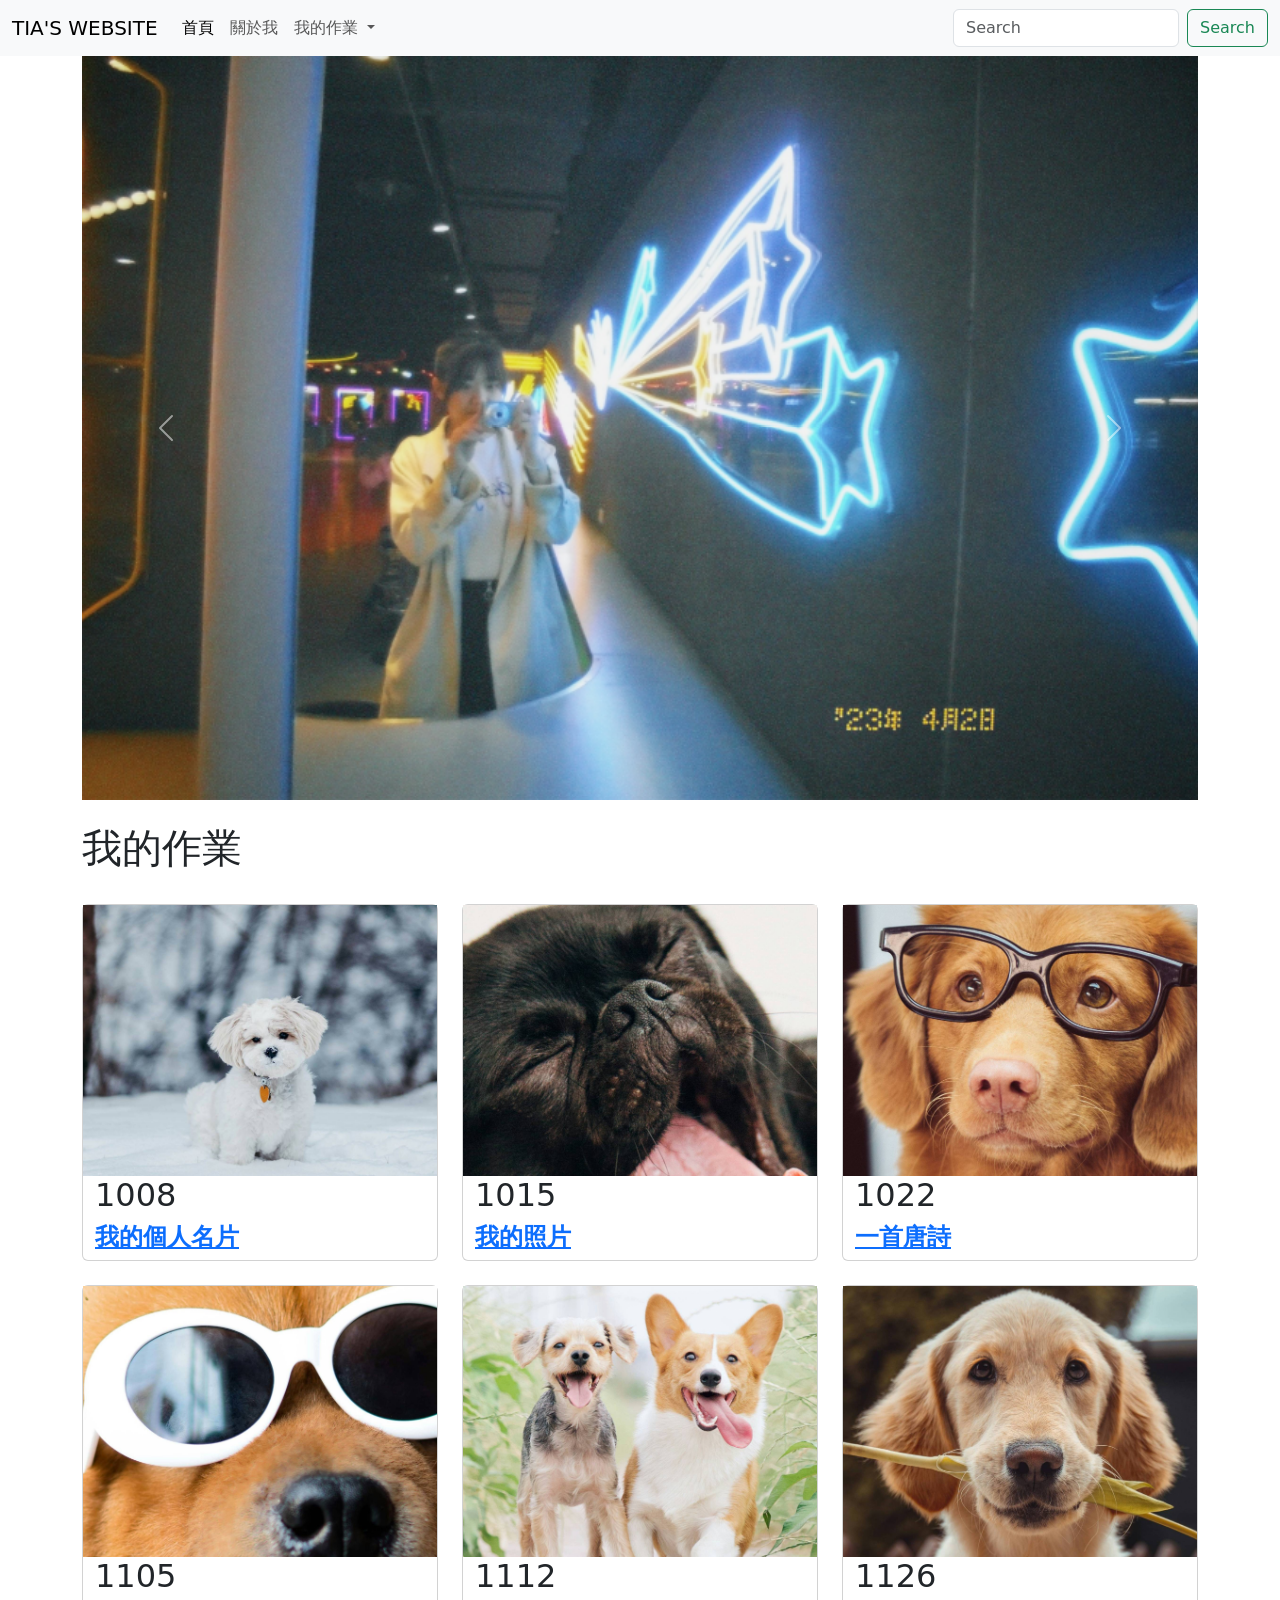
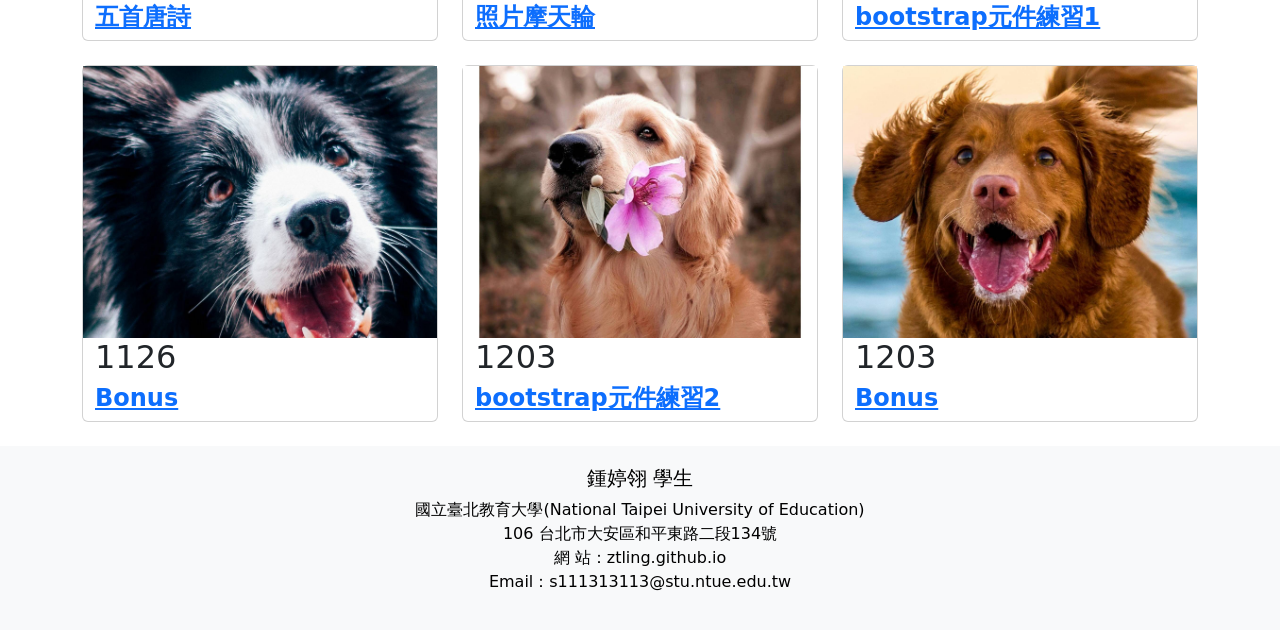
<file: index.html>
<!DOCTYPE html>

<html>

	<head>
		<meta charset="utf-8">
		<title>TIA'S WEBSITE</title>
		<link href="https://cdn.jsdelivr.net/npm/bootstrap@5.3.3/dist/css/bootstrap.min.css" rel="stylesheet" integrity="sha384-QWTKZyjpPEjISv5WaRU9OFeRpok6YctnYmDr5pNlyT2bRjXh0JMhjY6hW+ALEwIH" crossorigin="anonymous">
		<script src="https://cdn.jsdelivr.net/npm/bootstrap@5.3.3/dist/js/bootstrap.bundle.min.js" integrity="sha384-YvpcrYf0tY3lHB60NNkmXc5s9fDVZLESaAA55NDzOxhy9GkcIdslK1eN7N6jIeHz" crossorigin="anonymous"></script>
	</head>
	
	<body>
		<!-- Navbar -->
		<nav class="navbar navbar-expand-lg bg-body-tertiary">
			<div class="container-fluid">
				<a class="navbar-brand" href=".\index.html">TIA'S WEBSITE</a>
				<button class="navbar-toggler" type="button" data-bs-toggle="collapse" data-bs-target="#navbarSupportedContent" aria-controls="navbarSupportedContent" aria-expanded="false" aria-label="Toggle navigation">
					<span class="navbar-toggler-icon"></span>
				</button>
			<div class="collapse navbar-collapse" id="navbarSupportedContent">
			<ul class="navbar-nav me-auto mb-2 mb-lg-0">
				<li class="nav-item">
					<a class="nav-link active" aria-current="page" href=".\index.html">首頁</a>
				</li>
				<li class="nav-item">
					<a class="nav-link" href=".\index.html">關於我</a>
				</li>
				<li class="nav-item dropdown">
					<a class="nav-link dropdown-toggle" href="#" role="button" data-bs-toggle="dropdown" aria-expanded="false">
					我的作業
					</a>
				<ul class="dropdown-menu">
					<li><a class="dropdown-item" href=".\1008\index.html">1008_我的個人名片</a></li>
					<li><a class="dropdown-item" href=".\1015\index.html">1015_我的照片</a></li>
					<li><a class="dropdown-item" href=".\1022\index.html">1022_一首唐詩</a></li>
					<li><a class="dropdown-item" href=".\1105\index.html">1105_五首唐詩</a></li>
					<li><a class="dropdown-item" href=".\1112\index.html">1112_照片摩天輪</a></li>
					<li><a class="dropdown-item" href=".\1126\index.html">1126_bootstrap元件練習1</a></li>
					<li><a class="dropdown-item" href=".\1203\index.html">1203_bootstrap元件練習2</a></li>
					<li><hr class="dropdown-divider"></li>
					<li><a class="dropdown-item" href=".\1126\bonus.html">1126_Bonus</a></li>
					<li><a class="dropdown-item" href=".\1203\bonus.html">1203_Bonus</a></li>
				</ul>
				</li>
				
			</ul>
			<form class="d-flex" role="search">
				<input class="form-control me-2" type="search" placeholder="Search" aria-label="Search">
				<button class="btn btn-outline-success" type="submit">Search</button>
			</form>
				
			</div>
			</div>
		</nav>
		<!-- Carousel-->
		<div class='container'>
		<div id="carouselExample" class="carousel slide">
		<div class="carousel-inner">
			<div class="carousel-item active">
				<img src="1112/1.png" class="d-block w-100" alt="...">
			</div>
			<div class="carousel-item">
				<img src="1112/2.png" class="d-block w-100" alt="...">
			</div>
			<div class="carousel-item">
				<img src="1112/3.jpeg" class="d-block w-100" alt="...">
			</div>
			<div class="carousel-item">
				<img src="1112/4.jpeg" class="d-block w-100" alt="...">
			</div>
			<div class="carousel-item">
				<img src="1112/5.jpeg" class="d-block w-100" alt="...">
			</div>
		</div>
	
		<button class="carousel-control-prev" type="button" data-bs-target="#carouselExample" data-bs-slide="prev">
		<span class="carousel-control-prev-icon" aria-hidden="true"></span>
		<span class="visually-hidden">Previous</span>
		</button>
		
		<button class="carousel-control-next" type="button" data-bs-target="#carouselExample" data-bs-slide="next">
		<span class="carousel-control-next-icon" aria-hidden="true"></span>
		<span class="visually-hidden">Next</span>
		</button>
		
		</div>
		</div>
		<!-- Card-->
		
		<div class='container'>
			<br/>
			<h1>我的作業</h1>
			<br/>
			<div class='row'>
				<div class='col-4'>
					<div class='card'>
					<img src='1015/dog1.jpg' style='width: 100%'>
					<div class='container lxgw-wenkai-mono-tc-regular'>
					<h2>1008</h2>
					<h4><b><a href=".\1008\index.html">我的個人名片</a></b></h4>
					</div>
					</div>
				</div>
				<div class='col-4'>
					<div class='card'>
					<img src='1015/dog2.jpg' style='width:100%'>
					<div class='container lxgw-wenkai-mono-tc-regular'>
					<h2>1015</h2>
						<h4><b><a href=".\1015\index.html">我的照片</a></b></h4>
					</div>
					</div>
				</div>
				<div class='col-4'>
					<div class='card'>
					<img src='1015/dog3.jpg' style='width:100%'>
					<div class='container lxgw-wenkai-mono-tc-regular'>
					<h2>1022</h2>
					<h4><b><a href=".\1022\index.html">一首唐詩</a></b></h4>
					</div>
					</div>
				</div>	
			</div>
			
			<br/>
			<div class='row'>
				<div class='col-4'>
					<div class='card'>
					<img src='1015/dog4.jpg' style='width:100%'>
					<div class='container lxgw-wenkai-mono-tc-regular'>
					<h2>1105</h2>
					<h4><b><a href=".\1105\index.html">五首唐詩</a></b></h4>
					</div>
					</div>
				</div>
				<div class='col-4'>
					<div class='card'>
					<img src='1015/dog5.jpg' style='width:100%'>
					<div class='container lxgw-wenkai-mono-tc-regular'>
						<h2>1112</h2>
						<h4><b><a href=".\1112\index.html">照片摩天輪</a></b></h4>
					</div>
					</div>
				</div>
				<div class='col-4'>
					<div class='card'>
					<img src='1015/dog6.jpg' style='width:100%'>
					<div class='container lxgw-wenkai-mono-tc-regular'>
						<h2>1126</h2>
						<h4><b><a href=".\1126\index.html">bootstrap元件練習1</a></b></h4>
					</div>
					</div>
				</div>	
			</div>
			<br/>
			<div class='row'>
				<div class='col-4'>
					<div class='card'>
					<img src='1015/dog7.jpg' style='width:100%'>
					<div class='container lxgw-wenkai-mono-tc-regular'>
						<h2>1126</h2>
						<h4><b><a href=".\1126\bonus.html">Bonus</a></b></h4>
					</div>
					</div>
				</div>
				<div class='col-4'>
					<div class='card'>
					<img src='1015/dog8.jpg' style='width:100%'>
					<div class='container lxgw-wenkai-mono-tc-regular'>
						<h2>1203</h2>
						<h4><b><a href=".\1203\index.html">bootstrap元件練習2</a></b></h4>
					</div>
					</div>
				</div>
				<div class='col-4'>
					<div class='card'>
					<img src='1015/dog9.jpg' style='width:100%'>
					<div class='container lxgw-wenkai-mono-tc-regular'>
						<h2>1203</h2>
						<h4><b><a href=".\1203\bonus.html">Bonus</a></b></h4>
					</div>
					</div>
				</div>	
			</div>

			
		
		</div>
		<br/>
		<!-- Footer -->
		<div style="background-color: #f8f9fa; color: black; padding: 20px; text-align: center;">
			<div class="row">
				<div class="col-md-6 mx-auto">
					<h5>鍾婷翎
						<span>學生</span>
					</h5>
					<div class="company">國立臺北教育大學(National Taipei University of Education)</div>
				</div>
					<p>106 台北市大安區和平東路二段134號<br>
						網 站：ztling.github.io<br>
						Email：s111313113@stu.ntue.edu.tw<br>
					</p>
				</div>
			</div>
		</div>
			
	</body>


</html>
</file>
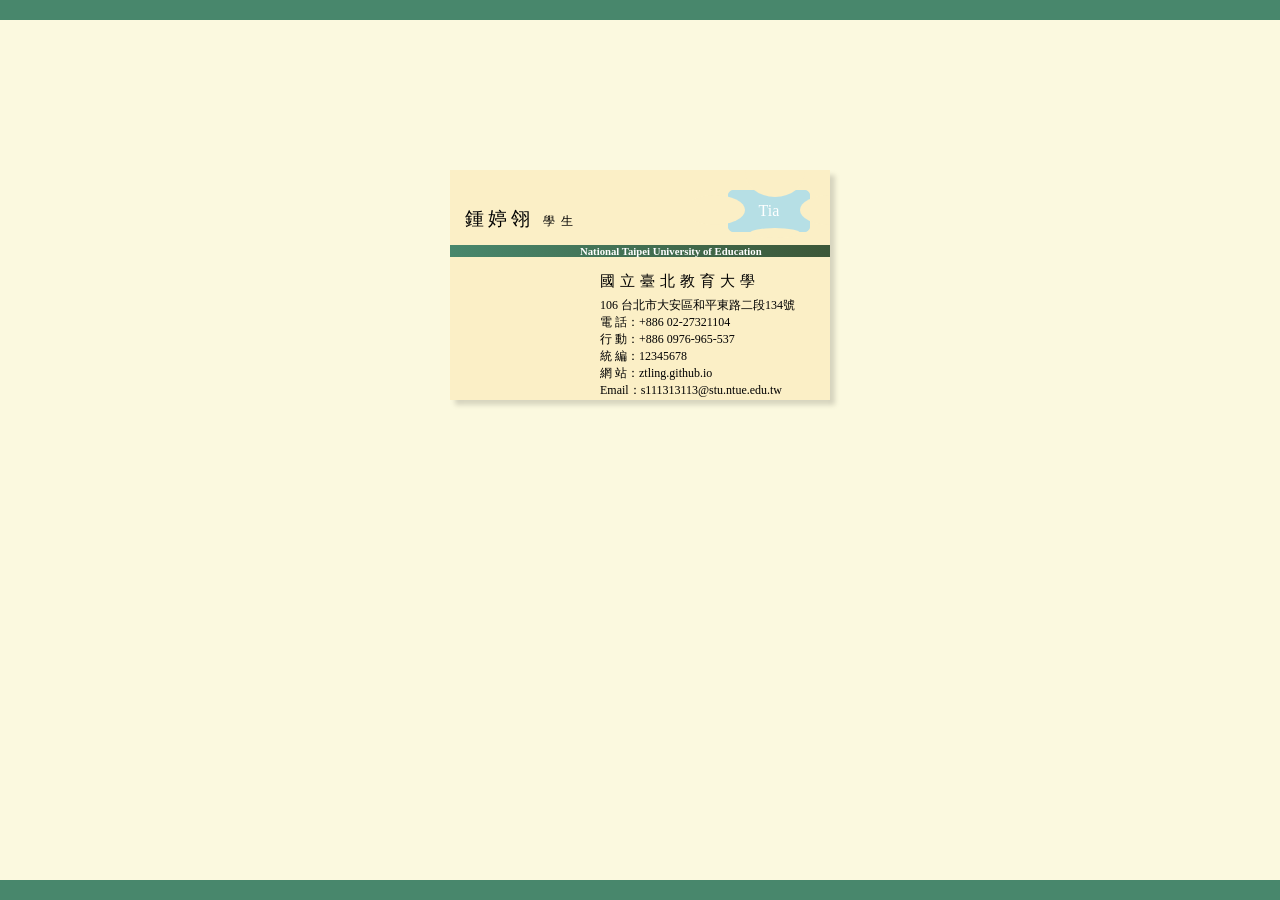
<file: 1008/index.html>
<!DOCTYPE html>

<html>

	<head>
		<meta charset="utf-8">
		<title>TIA'S NAMECARD</title>
		<link href="1008_namecard.css" rel="stylesheet" type="text/css">
	</head>
	
	<body>		
		<div class="namecard">
		  
		  <h2>鍾婷翎
			<span>學生</span>
		  </h2>
		  <h6>National Taipei University of Education</h6>
		  <div class="company">國立臺北教育大學</div>
		  <p>106 台北市大安區和平東路二段134號<br>
			電 話：+886 02-27321104<br>
			行 動：+886 0976-965-537<br>
			統 編：12345678<br>
			網 站：ztling.github.io<br>
			Email：s111313113@stu.ntue.edu.tw<br>
		  </p>
		  <div class="mark">Tia</div>
		  <div class="circle circle1"></div>
		  <div class="circle circle2"></div>
		  <div class="circle circle3"></div>
		  <div class="circle circle4"></div>
		</div>
	</body>


</html>
</file>
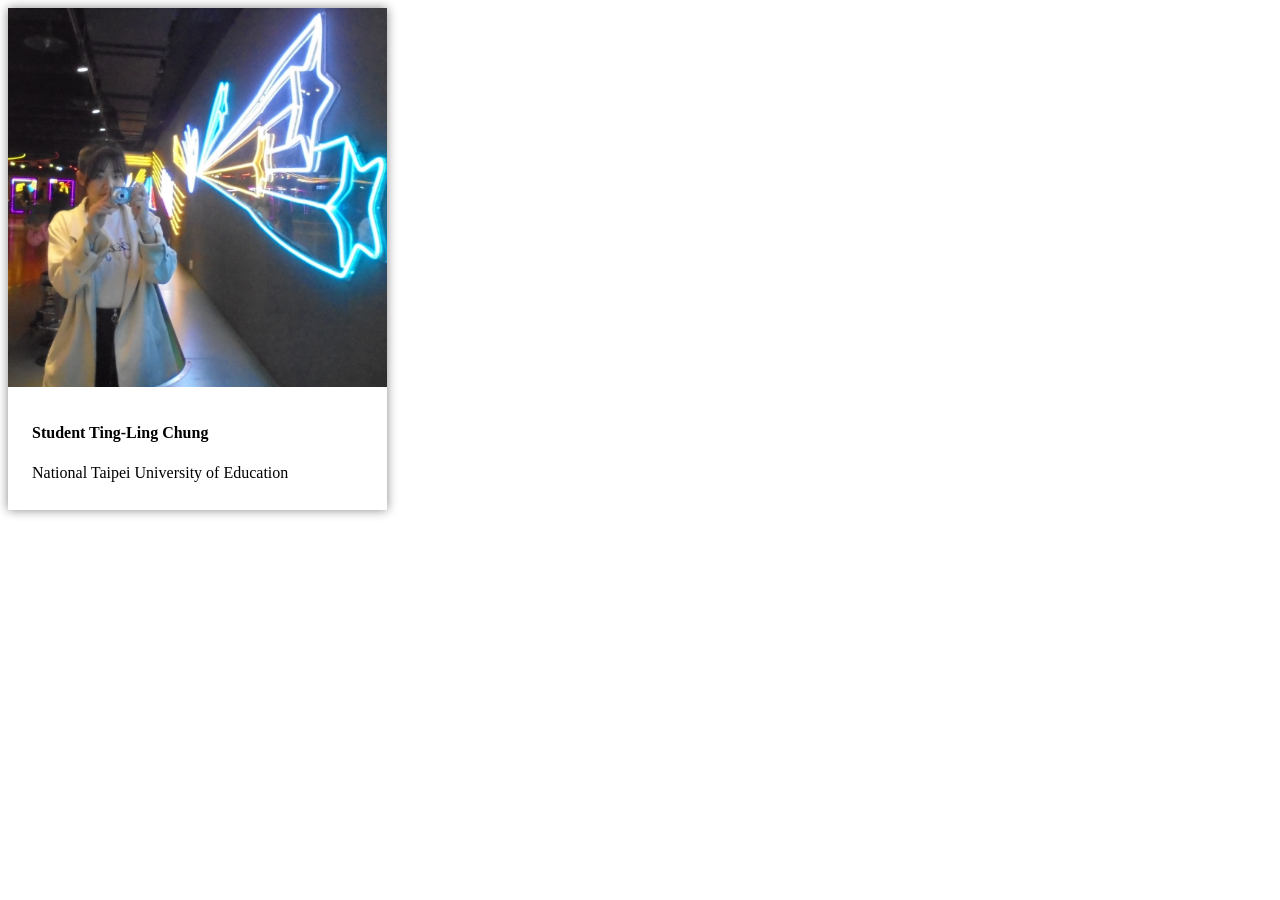
<file: 1015/index.html>
<!DOCTYPE html>

<html>

	<head>
		<meta charset='use-8'>
		<title>TIA'S PICTHURECARD</title>
		<style>
		 .card{
			width:30%;
			box-shadow: 0px 0px 10px 0px #888888;
		 }
		 .container{
			padding: 12px 24px;
		 }
		</style>
	</head>
	<body>
		<div class='card'>
			<img src='img_avatar.png' style='width:100%'>
			<div class='container'>
				<h4>Student Ting-Ling Chung</h4>
				<p>National Taipei University of Education</p>
			</div>
		</div>
	</body>
	
</html>
</file>
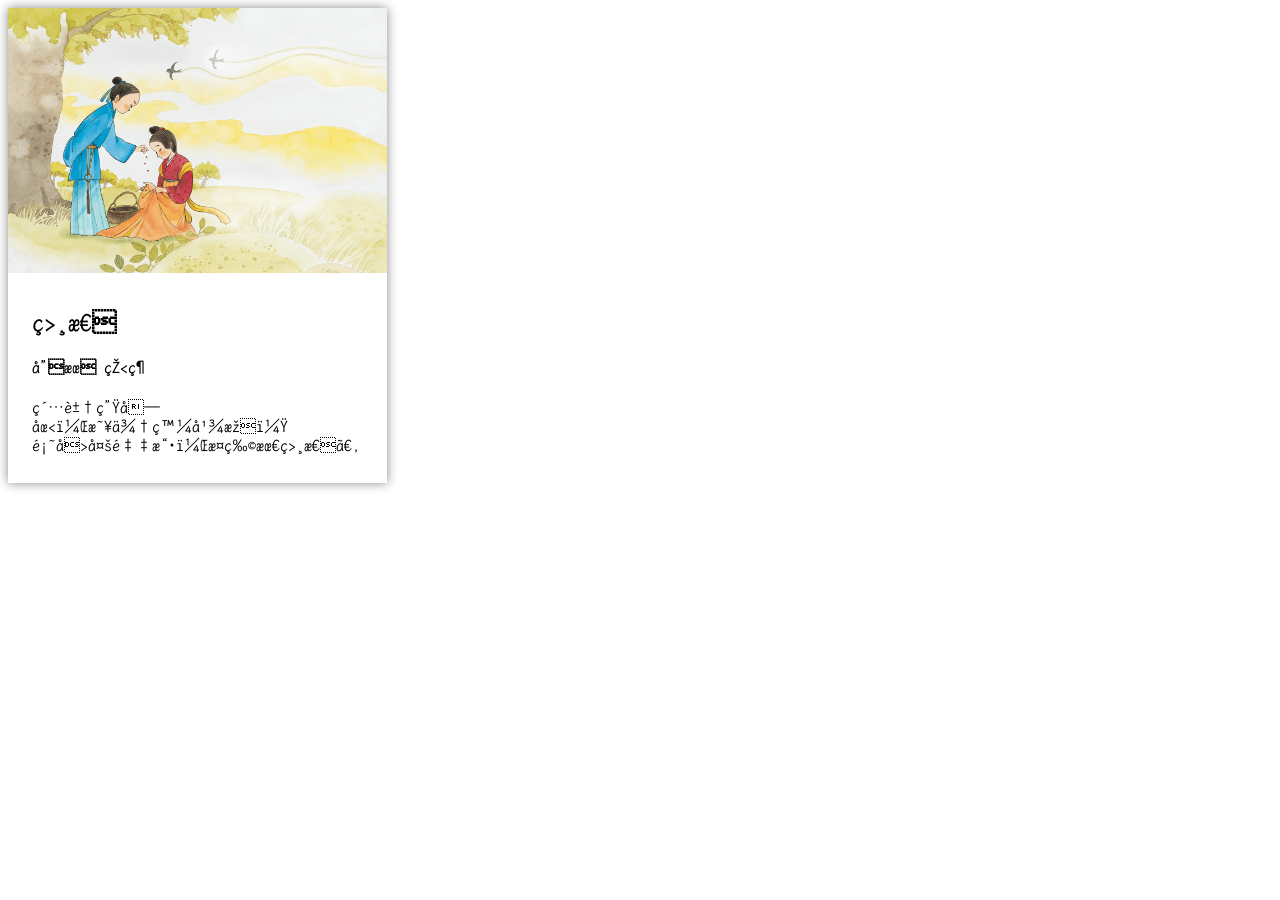
<file: 1022/index.html>
<!DOCTYPE html>

<html>

	<head>
		<meta charset='use-8'>
		<title>TIA'S YEARNINGCARD</title>
		<link rel="preconnect" href="https://fonts.googleapis.com">
		<link rel="preconnect" href="https://fonts.gstatic.com" crossorigin>
		<link href="https://fonts.googleapis.com/css2?family=LXGW+WenKai+Mono+TC&display=swap" rel="stylesheet">
		<style>
		 .card{
			width:30%;
			box-shadow: 0px 0px 10px 0px #888888;
		 }
		 .container{
			padding: 12px 24px;
		 }
		 .lxgw-wenkai-mono-tc-regular {
			font-family: "LXGW WenKai Mono TC", monospace;
			font-weight: 400;
			font-style: normal;
		 } 

		</style>
	</head>
	<body>
		<div class='card'>
			<img src='img_avatar.png' style='width:100%'>
			<div class='container lxgw-wenkai-mono-tc-regular'>
				<h2>相思</h2>
				<h4><b>唐朝 王維</b></h4>
				<p>紅豆生南國，春來發幾枝？<br />
				願君多采擷，此物最相思。</p>
			</div>
		</div>
	</body>
	
</html>
</file>
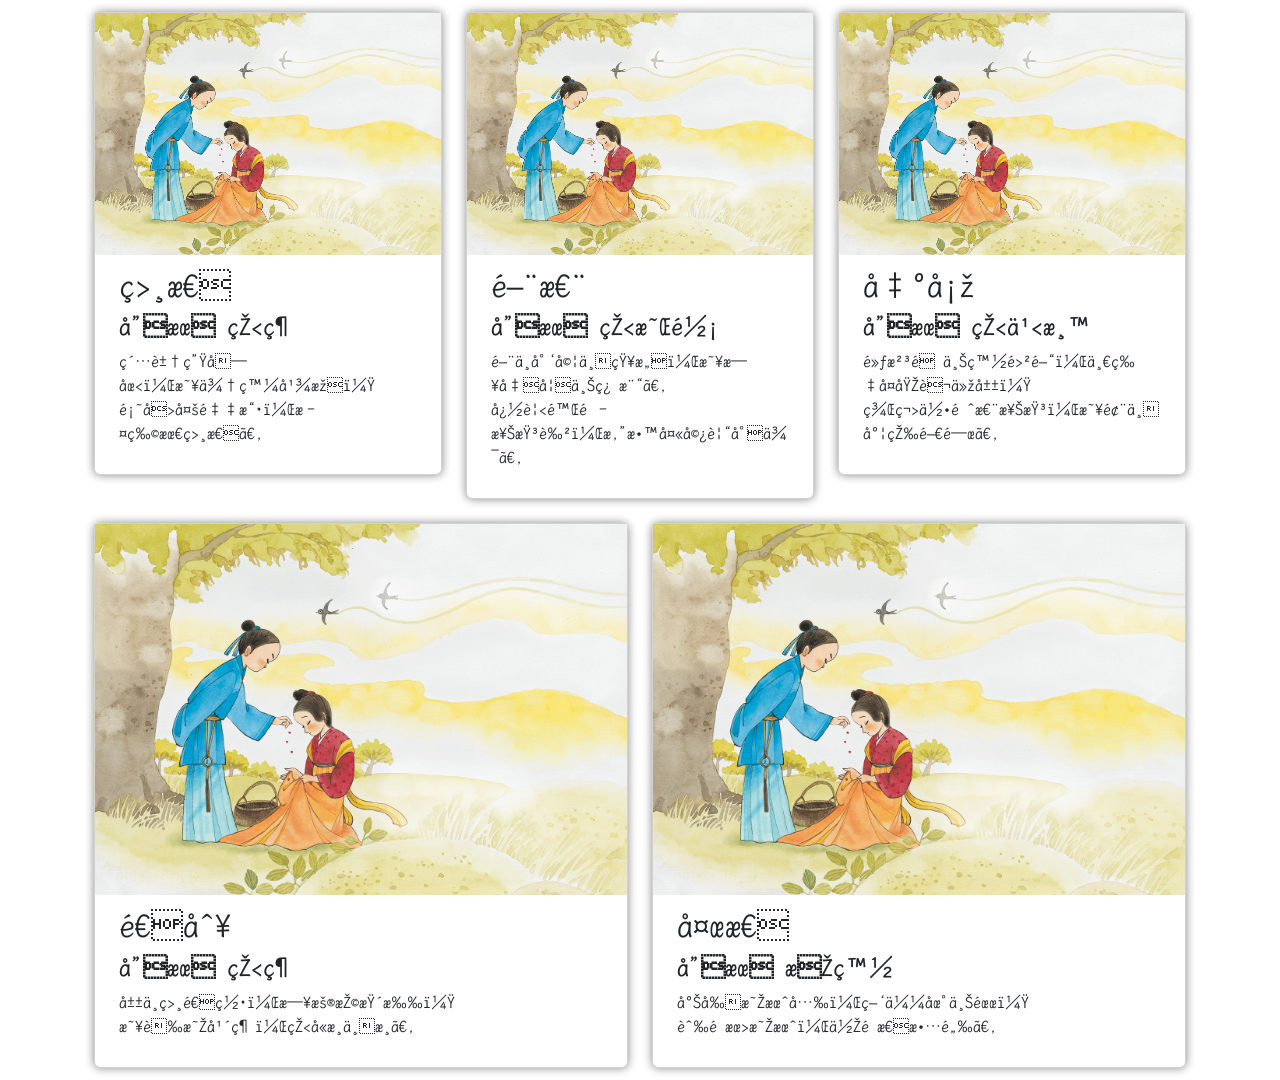
<file: 1105/index.html>
<!DOCTYPE html>

<html>

	<head>
		<meta charset='use-8'>
		<title>TIA'S YEARNINGCARD</title>
		<link rel="preconnect" href="https://fonts.googleapis.com">
		<link rel="preconnect" href="https://fonts.gstatic.com" crossorigin>
		<link href="https://fonts.googleapis.com/css2?family=LXGW+WenKai+Mono+TC&display=swap" rel="stylesheet">
		<link href="https://cdn.jsdelivr.net/npm/bootstrap@5.3.3/dist/css/bootstrap.min.css" rel="stylesheet" integrity="sha384-QWTKZyjpPEjISv5WaRU9OFeRpok6YctnYmDr5pNlyT2bRjXh0JMhjY6hW+ALEwIH" crossorigin="anonymous">
		<script src="https://cdn.jsdelivr.net/npm/bootstrap@5.3.3/dist/js/bootstrap.bundle.min.js" integrity="sha384-YvpcrYf0tY3lHB60NNkmXc5s9fDVZLESaAA55NDzOxhy9GkcIdslK1eN7N6jIeHz" crossorigin="anonymous"></script>
		
		<style>
		 .card{
			
			box-shadow: 0px 0px 10px 0px #888888;
		 }
		 .container{
			padding: 12px 24px;
		 }
		 .lxgw-wenkai-mono-tc-regular {
			font-family: "LXGW WenKai Mono TC", monospace;
			font-weight: 400;
			font-style: normal;
		 } 

		</style>
	</head>
	<body>
		<div class='container'>
			<div class='row'>
				<div class='col-4'>
					<div class='card'>
					<img src='img_avatar.png' style='width:100%'>
					<div class='container lxgw-wenkai-mono-tc-regular'>
					<h2>相思</h2>
					<h4><b>唐朝 王維</b></h4>
					<p>紅豆生南國，春來發幾枝？<br />
							願君多采擷，此物最相思。</p>
					</div>
					</div>
				</div>
				<div class='col-4'>
					<div class='card'>
					<img src='img_avatar.png' style='width:100%'>
					<div class='container lxgw-wenkai-mono-tc-regular'>
					<h2>閨怨</h2>
						<h4><b>唐朝 王昌齡</b></h4>
					<p>閨中少婦不知愁，春日凝妝上翠樓。<br />
						忽見陌頭楊柳色，悔教夫婿覓封侯。</p>
					</div>
					</div>
				</div>
				<div class='col-4'>
					<div class='card'>
					<img src='img_avatar.png' style='width:100%'>
					<div class='container lxgw-wenkai-mono-tc-regular'>
					<h2>出塞</h2>
					<h4><b>唐朝 王之渙</b></h4>
					<p>黃河遠上白雲間，一片孤城萬仞山？<br />
						羌笛何須怨楊柳，春風不度玉門關。</p>
					</div>
					</div>
				</div>	
			</div>
			
			<br/>
			
			<div class='row'>
				<div class='col-6'>
					<div class='card'>
					<img src='img_avatar.png' style='width:100%'>
					<div class='container lxgw-wenkai-mono-tc-regular'>
					<h2>送別</h2>
					<h4><b>唐朝 王維</b></h4>
					<p>山中相送罷，日暮掩柴扉？<br />
							春草明年綠，王孫歸不歸。</p>
					</div>
					</div>
				</div>
				<div class='col-6'>
					<div class='card'>
					<img src='img_avatar.png' style='width:100%'>
					<div class='container lxgw-wenkai-mono-tc-regular'>
					<h2>夜思</h2>
						<h4><b>唐朝 李白</b></h4>
					<p>床前明月光，疑似地上霜？<br />
						舉頭望明月，低頭思故鄉。</p>
					</div>
					</div>
				</div>
			</div>
		
		</div>
	</body>
	
</html>
</file>
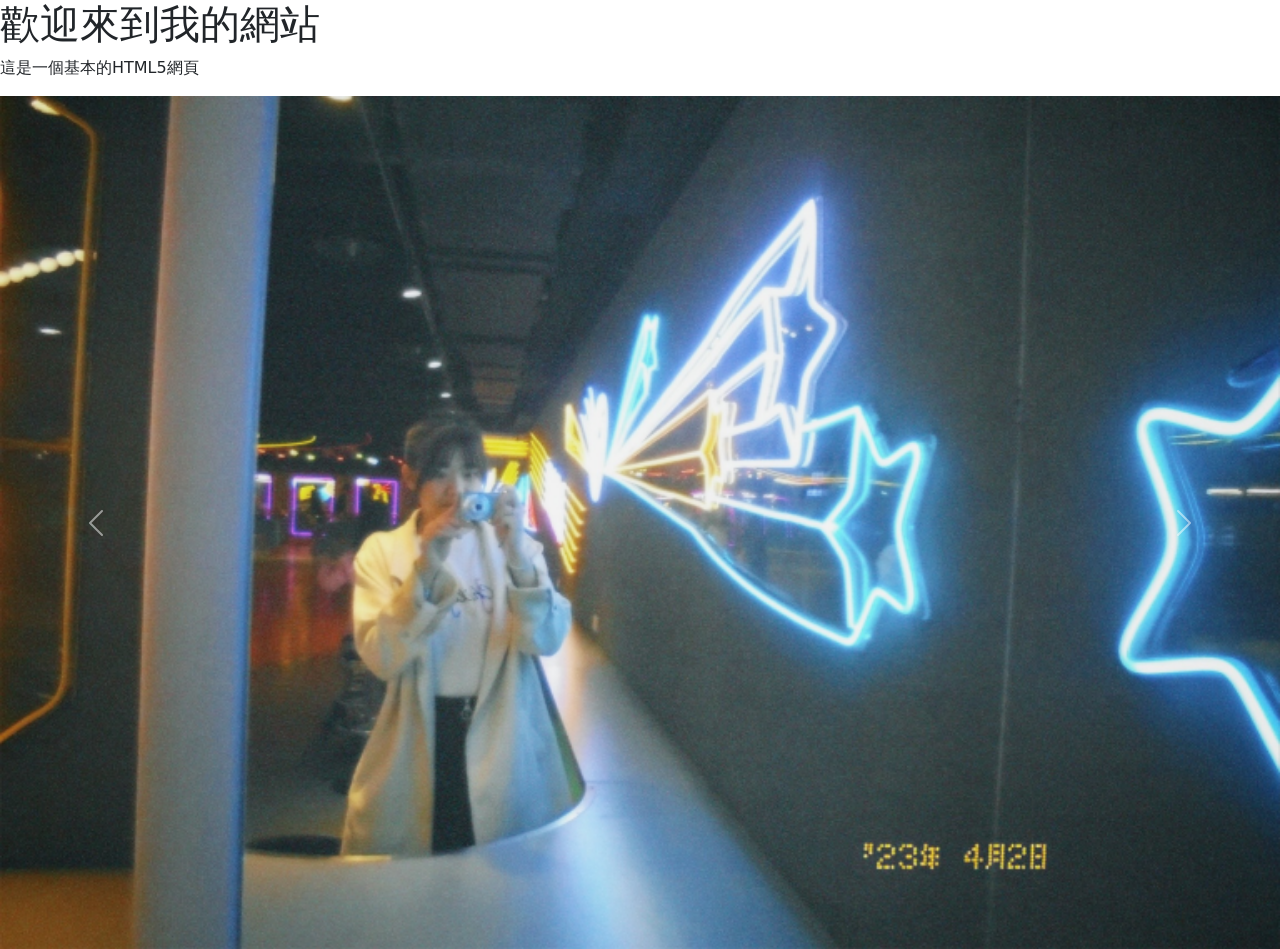
<file: 1112/index.html>
<!DOCTYPE html>
<html lang='zh-Hant'>

	<head>
		<meta charset="utf-8">
		<meta name='viewport' content='width=device=width, initial-scale=1.0'>
		<title>基本的HTML5網頁</title>
		<link href="https://cdn.jsdelivr.net/npm/bootstrap@5.3.3/dist/css/bootstrap.min.css" rel="stylesheet" integrity="sha384-QWTKZyjpPEjISv5WaRU9OFeRpok6YctnYmDr5pNlyT2bRjXh0JMhjY6hW+ALEwIH" crossorigin="anonymous">
		<script src="https://cdn.jsdelivr.net/npm/bootstrap@5.3.3/dist/js/bootstrap.bundle.min.js" integrity="sha384-YvpcrYf0tY3lHB60NNkmXc5s9fDVZLESaAA55NDzOxhy9GkcIdslK1eN7N6jIeHz" crossorigin="anonymous"></script>
		
	</head>
	
	<body>		
		
		<h1>歡迎來到我的網站</h1>
		<p>這是一個基本的HTML5網頁</p>
		
		<div id="carouselExample" class="carousel slide">
		<div class="carousel-inner">
			<div class="carousel-item active">
				<img src="1.png" class="d-block w-100" alt="...">
			</div>
			<div class="carousel-item">
				<img src="2.png" class="d-block w-100" alt="...">
			</div>
			<div class="carousel-item">
				<img src="3.jpeg" class="d-block w-100" alt="...">
			</div>
			<div class="carousel-item">
				<img src="4.jpeg" class="d-block w-100" alt="...">
			</div>
			<div class="carousel-item">
				<img src="5.jpeg" class="d-block w-100" alt="...">
			</div>
		</div>
	
		<button class="carousel-control-prev" type="button" data-bs-target="#carouselExample" data-bs-slide="prev">
		<span class="carousel-control-prev-icon" aria-hidden="true"></span>
		<span class="visually-hidden">Previous</span>
		</button>
		
		<button class="carousel-control-next" type="button" data-bs-target="#carouselExample" data-bs-slide="next">
		<span class="carousel-control-next-icon" aria-hidden="true"></span>
		<span class="visually-hidden">Next</span>
		</button>
		
		</div>
	</body>


</html>
</file>
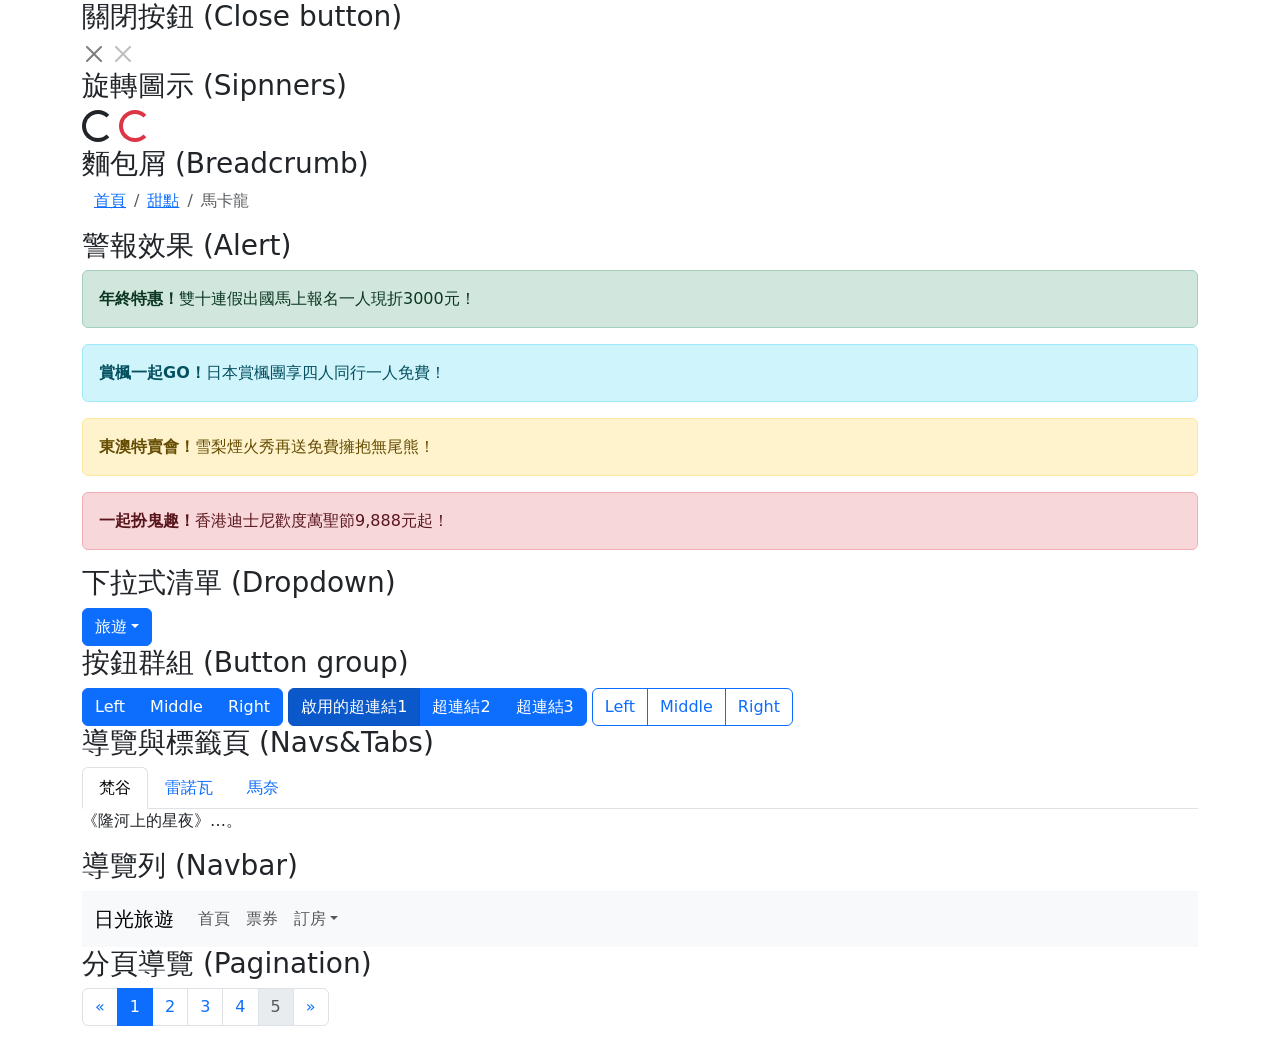
<file: 1126/index.html>
<!DOCTYPE html>
<html lang='zh-Hant'>

<head>
    <meta charset="utf-8">
    <meta name='viewport' content='width=device=width, initial-scale=1.0'>
    <title>bootstrap元件練習</title>
    <link href="https://cdn.jsdelivr.net/npm/bootstrap@5.3.3/dist/css/bootstrap.min.css" rel="stylesheet"
        integrity="sha384-QWTKZyjpPEjISv5WaRU9OFeRpok6YctnYmDr5pNlyT2bRjXh0JMhjY6hW+ALEwIH" crossorigin="anonymous">
    <script src="https://cdn.jsdelivr.net/npm/bootstrap@5.3.3/dist/js/bootstrap.bundle.min.js"
        integrity="sha384-YvpcrYf0tY3lHB60NNkmXc5s9fDVZLESaAA55NDzOxhy9GkcIdslK1eN7N6jIeHz"
        crossorigin="anonymous"></script>

</head>

<body>
   
  <div class="container">
    
    <h3>關閉按鈕 (Close button)</h3>
    <button type="button" class="btn-close"></button>
    <button type="button" class="btn-close" disabled></button>
    
    <h3>旋轉圖示 (Sipnners)</h3>
    <div class="spinner-border">
        <span class="visually-hidden">Loading...</span>
      </div>
      <div class="spinner-border text-danger">
        <span class="visually-hidden">Loading...</span>
      </div>
    
    <h3>麵包屑 (Breadcrumb)</h3>
    <div class="container">
        <ul class="breadcrumb">
            <li class="breadcrumb-item"><a href="#">首頁</a></li>
            <li class="breadcrumb-item"><a href="#">甜點</a></li>
            <li class="breadcrumb-item active">馬卡龍</li>
        </ul>
    </div>

    <h3>警報效果 (Alert)</h3>
    <div class="alert alert-success" role="alert">
        <strong>年終特惠！</strong>雙十連假出國馬上報名一人現折3000元！
      </div>
      <div class="alert alert-info" role="alert">
        <strong>賞楓一起GO！</strong>日本賞楓團享四人同行一人免費！
      </div>
        <div class="alert alert-warning" role="alert">
          <strong>東澳特賣會！</strong>雪梨煙火秀再送免費擁抱無尾熊！
      </div>
      <div class="alert alert-danger" role="alert">
        <strong>一起扮鬼趣！</strong>香港迪士尼歡度萬聖節9,888元起！
      </div>
      

    <h3>下拉式清單 (Dropdown)</h3>
    <div class="dropdown">
        <button class="btn btn-primary dropdown-toggle" type="button" data-bs-toggle="dropdown">旅遊</button>
        <ul class="dropdown-menu">
            <li>
                <h4 class="dropdown-header">國外旅遊</h4>
            </li>
            <li><a class="dropdown-item " href="#">國外團體</a></li>
            <li><a class="dropdown-item " href="#">國外自由行</a></li>
            <li>
                <hr class="dropdown-divider">
            </li>
            <li>
                <h4 class="dropdown-header">國內旅遊</h4>
            </li>
            <li><a class="dropdown-item " href="#">國內團體</a></li>
            <li><a class="dropdown-item " href="#">國內自由行</a></li>
        </ul>
    </div>

    <h3>按鈕群組 (Button group)</h3>
    <div class="btn-group" role="group">
        <button type="button" class="btn btn-primary">Left</button>
        <button type="button" class="btn btn-primary">Middle</button>
        <button type="button" class="btn btn-primary">Right</button>
      </div>
      
      <div class="btn-group" role="group">
        <a href="#" class="btn btn-primary active">啟用的超連結1</a>
        <a href="#" class="btn btn-primary">超連結2</a>
        <a href="#" class="btn btn-primary">超連結3</a>
      </div>
      
      <div class="btn-group" role="group">
        <button type="button" class="btn btn-outline-primary">Left</button>
        <button type="button" class="btn btn-outline-primary">Middle</button>
        <button type="button" class="btn btn-outline-primary">Right</button>
      </div>
      

    <h3>導覽與標籤頁 (Navs&Tabs)</h3>
    <!-- 導覽元件 -->
    <ul class="nav nav-tabs" id="myTab">
        <li class="nav-item"><a class="nav-link active" data-bs-toggle="tab" href="#tab1">梵谷</a></li>
        <li class="nav-item"><a class="nav-link" data-bs-toggle="tab" href="#tab2">雷諾瓦</a></li>
        <li class="nav-item"><a class="nav-link" data-bs-toggle="tab" href="#tab3">馬奈</a></li>
    </ul>
    <!-- 標籤頁內容 -->
    <div class="tab-content" id="myTabContent">
        <div class="tab-pane fade show active" id="tab1">
            <p>《隆河上的星夜》…。</p>
        </div>
        <div class="tab-pane fade" id="tab2">
            <p>《煎餅磨坊的舞會》…。</p>
        </div>
        <div class="tab-pane fade" id="tab3">
            <p>《草地上的午餐》…。</p>
        </div>
    </div>

    <h3>導覽列 (Navbar)</h3>
    <nav class="navbar navbar-light bg-light navbar-expand-md">
        <div class="container-fluid">
          <a class="navbar-brand" href="#">日光旅遊</a>
          <button class="navbar-toggler" type="button" data-bs-toggle="collapse" 
            data-bs-target="#navbar1"><span class="navbar-toggler-icon"></span></button>
          <div class="collapse navbar-collapse" id="navbar1">
            <ul class="navbar-nav me-auto">
              <li class="nav-item active"><a class="nav-link" href="#">首頁</a></li>
              <li class="nav-item"><a class="nav-link" href="#">票券</a></li>
              <li class="nav-item dropdown">
                <a class="nav-link dropdown-toggle" href="#" data-bs-toggle="dropdown">訂房</a>
                <div class="dropdown-menu">
                  <a class="dropdown-item" href="#">國內訂房</a>
                  <a class="dropdown-item" href="#">國外訂房</a>
                </div>
              </li>
            </ul>
          </div>
        </div>
      </nav>

      <h3>分頁導覽 (Pagination)</h3>
      <nav>
        <ul class="pagination">
          <li class="page-item"><a class="page-link" href="#"><span>&laquo;</span></a></li>
          <li class="page-item active"><a class="page-link" href="#">1</a></li>
          <li class="page-item"><a class="page-link" href="#">2</a></li>
          <li class="page-item"><a class="page-link" href="#">3</a></li>
          <li class="page-item"><a class="page-link" href="#">4</a></li>
          <li class="page-item disabled"><a class="page-link" href="#">5</a></li>
          <li class="page-item"><a class="page-link" href="#"><span>&raquo;</span></a></li>
        </ul>
      </nav>
      


    </div>
</body>


</html>
</file>
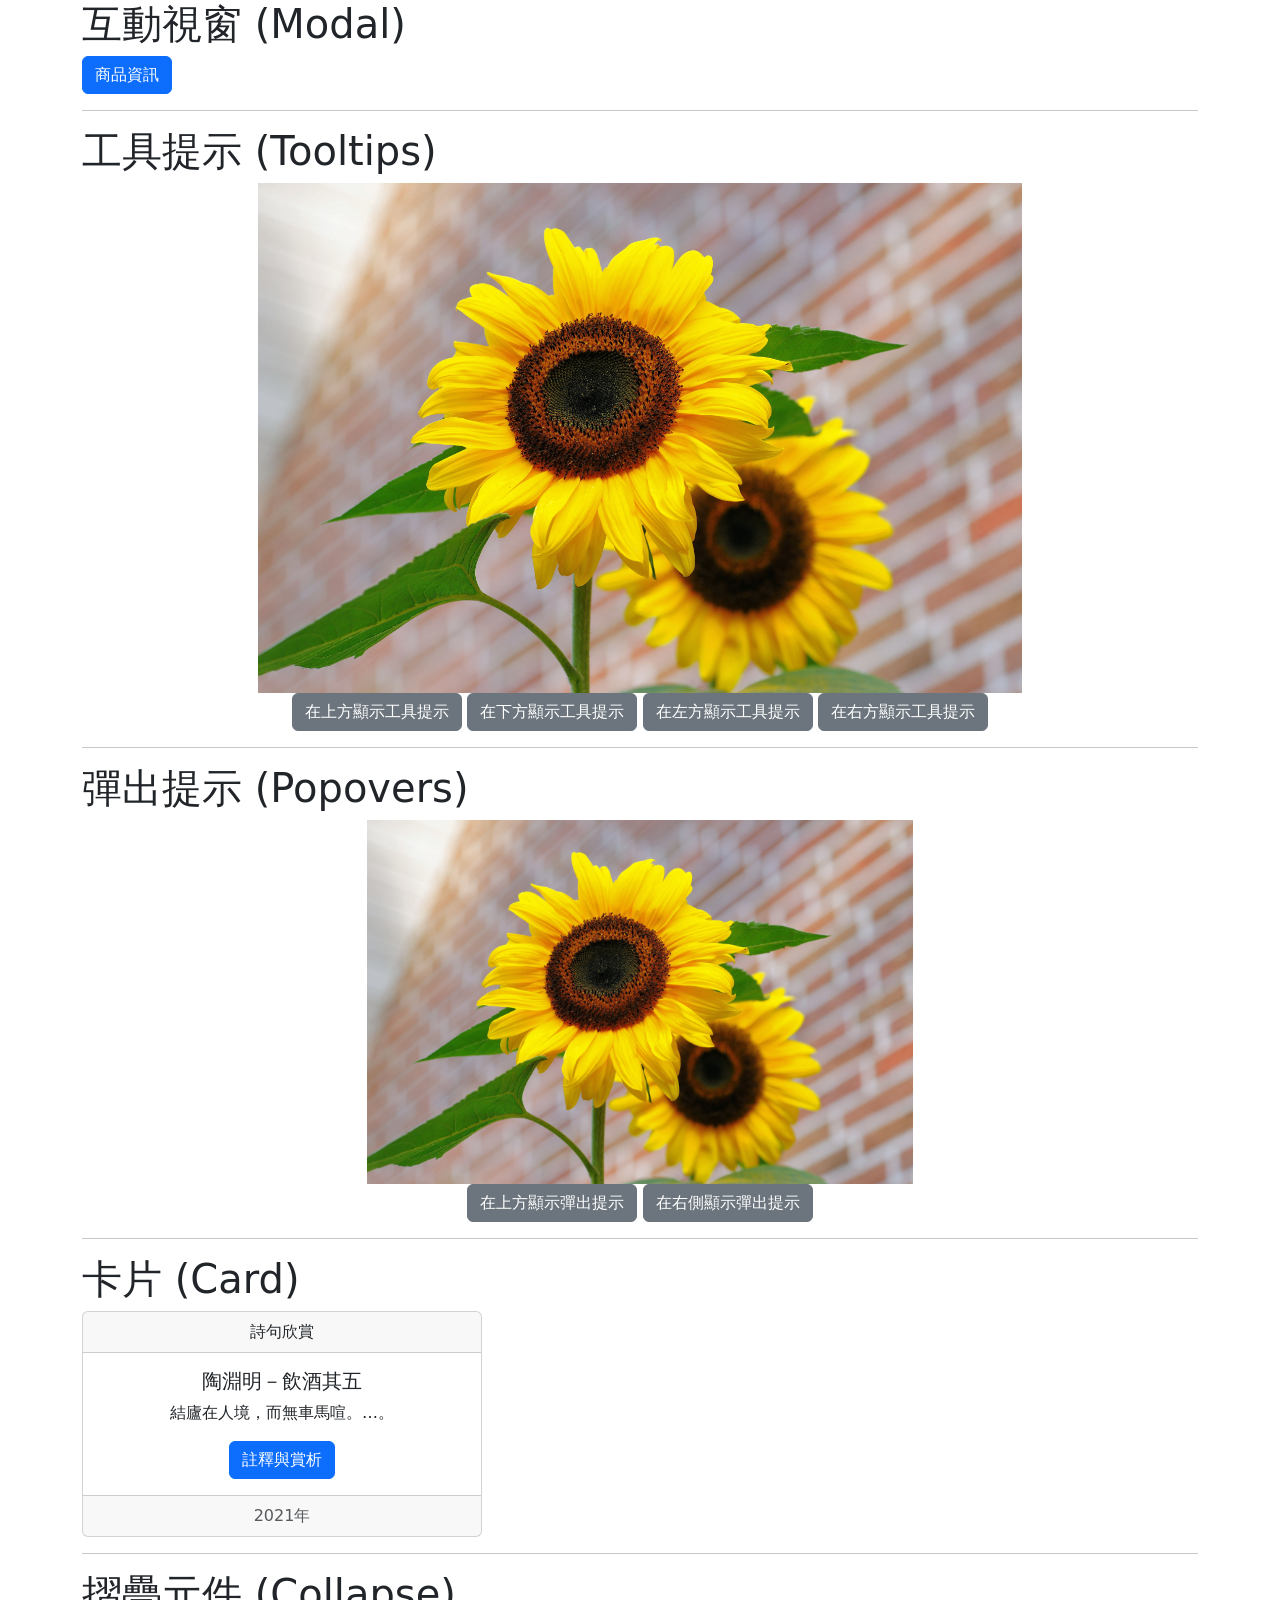
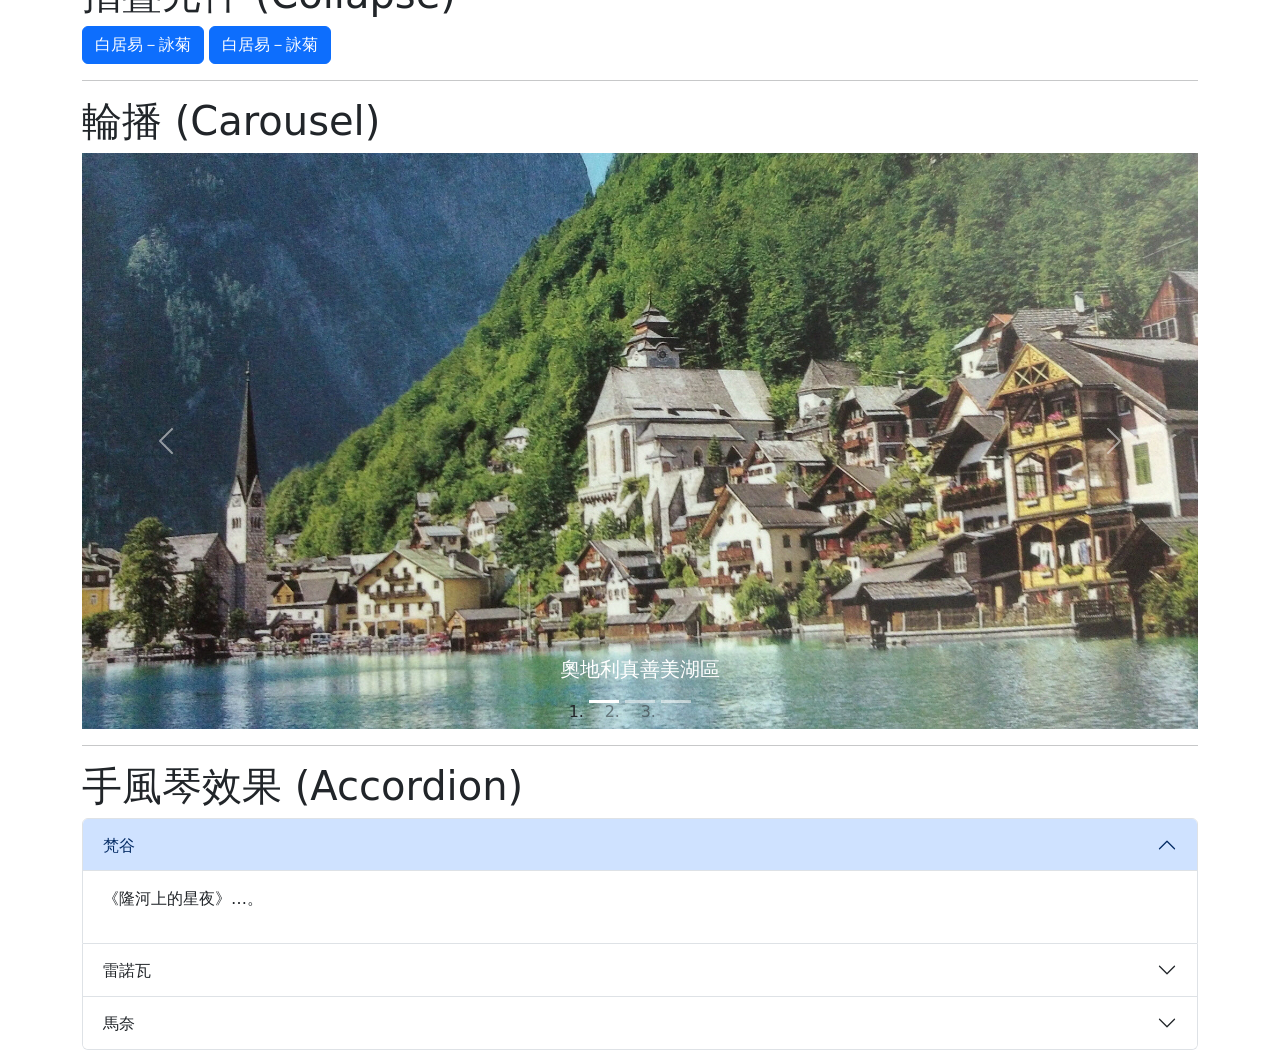
<file: 1203/index.html>
<!DOCTYPE html>
<html lang="zh-Hant">

</html>

<head>
    <meta charset="UTF-8">
    <meta name="viewport" content="width=device-width, initial-scale=1.0">
    <title>bootstrap元件練習2</title>
    <link href="https://cdn.jsdelivr.net/npm/bootstrap@5.3.3/dist/css/bootstrap.min.css" rel="stylesheet"
        integrity="sha384-QWTKZyjpPEjISv5WaRU9OFeRpok6YctnYmDr5pNlyT2bRjXh0JMhjY6hW+ALEwIH" crossorigin="anonymous">
    <script src="https://cdn.jsdelivr.net/npm/bootstrap@5.3.3/dist/js/bootstrap.bundle.min.js"
        integrity="sha384-YvpcrYf0tY3lHB60NNkmXc5s9fDVZLESaAA55NDzOxhy9GkcIdslK1eN7N6jIeHz"
        crossorigin="anonymous"></script>
</head>

<body>
   
    <div class="container">
        <h1>互動視窗 (Modal)</h1>
        <!-- 觸發互動視窗的按鈕 -->
        <button type="button" class="btn btn-primary" data-bs-toggle="modal" data-bs-target="#myModal">商品資訊</button>
        <!-- 互動視窗 -->
        <div class="modal fade" id="myModal" tabindex="-1">
            <div class="modal-dialog">
                <div class="modal-content">
                    <div class="modal-header">
                        <h3 class="modal-title">夢幻水晶香檳杯</h3>
                        <button type="button" class="btn-close" data-bs-dismiss="modal"></button>
                    </div>
                    <div class="modal-body">
                        <img src="cup.jpg" width="50%" class="img-fluid">
                        <p class="h3 text-end">$30.0</p>
                    </div>
                    <div class="modal-footer">
                        <button type="button" class="btn btn-primary">放入購物車</button>
                    </div>
                </div>
            </div>
        </div>
        <hr>
        <h1>工具提示 (Tooltips)</h1>
        <div class="container text-center">
            <img src="flowers3.jpg" width="70%" class="img-fluid"><br>
            <button type="button" class="btn btn-secondary" data-bs-toggle="tooltip" data-bs-placement="top"
                title="太陽花">在上方顯示工具提示</button>
            <button type="button" class="btn btn-secondary" data-bs-toggle="tooltip" data-bs-placement="bottom"
                title="太陽花">在下方顯示工具提示</button>
            <button type="button" class="btn btn-secondary" data-bs-toggle="tooltip" data-bs-placement="left"
                title="太陽花">在左方顯示工具提示</button>
            <button type="button" class="btn btn-secondary" data-bs-toggle="tooltip" data-bs-placement="right"
                title="太陽花">在右方顯示工具提示</button>
        </div>

        <script>
            var tooltipTriggerList = [].slice.call(document.querySelectorAll('[data-bs-toggle="tooltip"]'));
            var tooltipList = tooltipTriggerList.map(function (tooltipTriggerEl) {
                return new bootstrap.Tooltip(tooltipTriggerEl)
            });
        </script>

        <hr>
        <h1>彈出提示 (Popovers)</h1>
        <div class="container text-center">
            <img src="flowers3.jpg" width="50%" class="img-fluid"><br>
            <button type="button" class="btn btn-secondary" data-bs-container="body" data-bs-toggle="popover"
                data-bs-placement="top" data-bs-content="太陽花">
                在上方顯示彈出提示</button>

            <button type="button" class="btn btn-secondary" title="圖片標題" data-bs-toggle="popover"
                data-bs-placement="right" data-bs-content="太陽花">
                在右側顯示彈出提示</button>
        </div>
        <script>
            var popoverTriggerList = [].slice.call(document.querySelectorAll('[data-bs-toggle="popover"]'));
            var popoverList = popoverTriggerList.map(function (popoverTriggerEl) {
                return new bootstrap.Popover(popoverTriggerEl)
            });
        </script>
        <hr>
        <h1>卡片 (Card)</h1>
        <div class="card text-center" style="width: 400px;">
            <div class="card-header">詩句欣賞</div>
            <div class="card-body">
                <h5 class="card-title">陶淵明－飲酒其五</h5>
                <p class="card-text">結廬在人境，而無車馬喧。…。</p>
                <a href="#" class="btn btn-primary">註釋與賞析</a>
            </div>
            <div class="card-footer text-muted">2021年</div>
        </div>
        <hr>
        <h1>摺疊元件 (Collapse)</h1>
        <p>
            <a class="btn btn-primary" data-bs-toggle="collapse" href="#collapseContent">
                白居易－詠菊</a>
            <button class="btn btn-primary" type="button" data-bs-toggle="collapse"
                data-bs-target="#collapseContent">白居易－詠菊</button>
        </p>
        <div class="collapse" id="collapseContent">
            <div class="card card-body">
                夜新霜著瓦輕，芭蕉新折敗荷傾。耐寒唯有東籬菊，金粟初開曉更清。
            </div>
        </div>
        <hr>
        <h1>輪播 (Carousel)</h1>
        <div id="myCarousel" class="carousel slide" data-bs-ride="carousel">
            <!-- 輪播指示 -->
            <ol class="carousel-indicators">
                <li data-bs-target="#myCarousel" data-bs-slide-to="0" class="active"></li>
                <li data-bs-target="#myCarousel" data-bs-slide-to="1"></li>
                <li data-bs-target="#myCarousel" data-bs-slide-to="2"></li>
            </ol>
            <!-- 輪播內容 -->
            <div class="carousel-inner">
                <div class="carousel-item active">
                    <img src="photo1.jpg" class="d-block w-100" alt="真善美湖區">
                    <div class="carousel-caption d-none d-md-block">
                        <h5>奧地利真善美湖區</h5>
                    </div>
                </div>
                <div class="carousel-item">
                    <img src="photo2.jpg" class="d-block w-100" alt="熊布朗宮">
                    <div class="carousel-caption d-none d-md-block">
                        <h5>奧地利熊布朗宮</h5>
                    </div>
                </div>
                <div class="carousel-item">
                    <img src="photo3.jpg" class="d-block w-100" alt="雪的美術館">
                    <div class="carousel-caption d-none d-md-block">
                        <h5>北海道雪的美術館</h5>
                    </div>
                </div>
            </div>
            <!-- 輪播控制 -->
            <a class="carousel-control-prev" href="#myCarousel" data-bs-slide="prev">
                <span class="carousel-control-prev-icon"></span>
                <span class="visually-hidden">Previous</span></a>
            <a class="carousel-control-next" href="#myCarousel" data-bs-slide="next">
                <span class="carousel-control-next-icon"></span>
                <span class="visually-hidden">Next</span></a>
        </div>
        <hr>
        <h1>手風琴效果 (Accordion)</h1>
        <div class="accordion" id="myAccordion">
            <div class="accordion-item">
                <h2 class="accordion-header" id="heading1">
                    <button type="button" class="accordion-button" data-bs-toggle="collapse"
                        data-bs-target="#collapse1">梵谷</button>
                </h2>
                <div id="collapse1" class="accordion-collapse collapse show" data-bs-parent="#myAccordion">
                    <div class="accordion-body">
                        <p>《隆河上的星夜》…。</p>
                    </div>
                </div>
            </div>
            <div class="accordion-item">
                <h2 class="accordion-header" id="heading2">
                    <button type="button" class="accordion-button collapsed" data-bs-toggle="collapse"
                        data-bs-target="#collapse2">雷諾瓦</button>
                </h2>
                <div id="collapse2" class="accordion-collapse collapse" data-bs-parent="#myAccordion">
                    <div class="accordion-body">
                        <p>《煎餅磨坊的舞會》…。</p>
                    </div>
                </div>
            </div>
            <div class="accordion-item">
                <h2 class="accordion-header" id="heading3">
                    <button type="button" class="accordion-button collapsed" data-bs-toggle="collapse"
                        data-bs-target="#collapse3">馬奈</button>
                </h2>
                <div id="collapse3" class="accordion-collapse collapse" data-bs-parent="#myAccordion">
                    <div class="accordion-body">
                        <p>《草地上的午餐》…。</p>
                    </div>
                </div>
            </div>
        </div>

    </div>
</body>

</html>
</file>
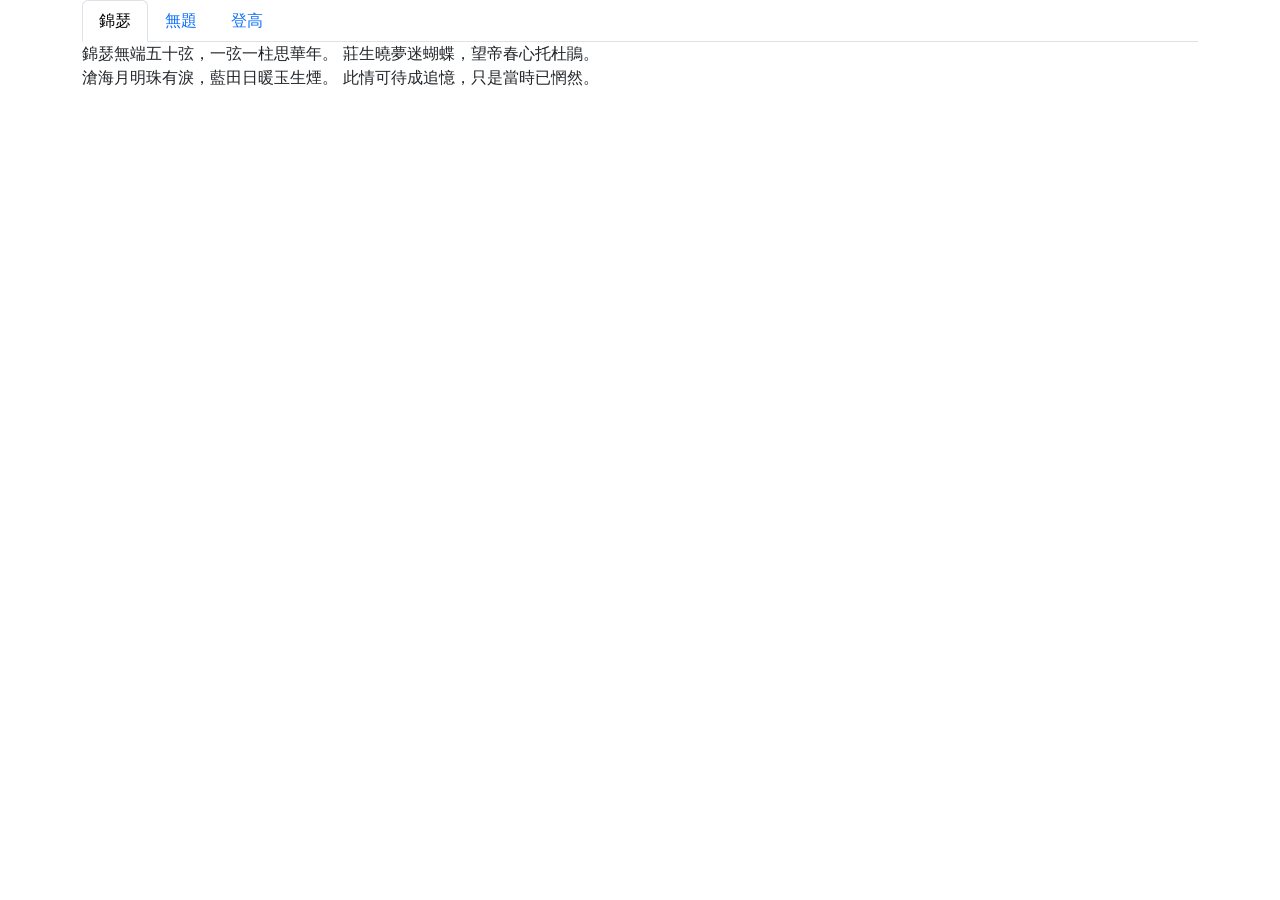
<file: 1126/bonus.html>
<!DOCTYPE html>
<html lang='zh-Hant'>

<head>
    <meta charset="utf-8">
    <meta name='viewport' content='width=device=width, initial-scale=1.0'>
    <title>Bonus</title>
    <link href="https://cdn.jsdelivr.net/npm/bootstrap@5.3.3/dist/css/bootstrap.min.css" rel="stylesheet"
        integrity="sha384-QWTKZyjpPEjISv5WaRU9OFeRpok6YctnYmDr5pNlyT2bRjXh0JMhjY6hW+ALEwIH" crossorigin="anonymous">
    <script src="https://cdn.jsdelivr.net/npm/bootstrap@5.3.3/dist/js/bootstrap.bundle.min.js"
        integrity="sha384-YvpcrYf0tY3lHB60NNkmXc5s9fDVZLESaAA55NDzOxhy9GkcIdslK1eN7N6jIeHz"
        crossorigin="anonymous"></script>

</head>

<body>
  
    <div class="container">
        <!-- 導覽元件 -->
        <ul class="nav nav-tabs" id="myTab">
            <li class="nav-item"><a class="nav-link active" data-bs-toggle="tab" href="#tab1">錦瑟</a></li>
            <li class="nav-item"><a class="nav-link" data-bs-toggle="tab" href="#tab2">無題</a></li>
            <li class="nav-item"><a class="nav-link" data-bs-toggle="tab" href="#tab3">登高</a></li>
        </ul>
        <!-- 標籤頁內容 -->
        <div class="tab-content" id="myTabContent">
            <div class="tab-pane fade show active" id="tab1">
                <p>錦瑟無端五十弦，一弦一柱思華年。
                    莊生曉夢迷蝴蝶，望帝春心托杜鵑。</br>
                    滄海月明珠有淚，藍田日暖玉生煙。
                    此情可待成追憶，只是當時已惘然。
                </p>
            </div>
            <div class="tab-pane fade" id="tab2">
                <p>相見時難別亦難，東風無力百花殘。
                    春蠶到死絲方盡，蠟炬成灰淚始乾。</br>
                    曉鏡但愁雲鬢改，夜吟應覺月光寒。
                    蓬萊此去無多路，青鳥殷勤為探看。
                </p>
            </div>
            <div class="tab-pane fade" id="tab3">
                <p>風急天高猿嘯哀，渚清沙白鳥飛迴。
                    無邊落木蕭蕭下，不盡長江滾滾來。</br>
                    萬里悲秋常作客，百年多病獨登臺。
                    艱難苦恨繁霜鬢，潦倒新停濁酒杯。
                </p>
            </div>
        </div>

    </div>

</body>


</html>
</file>
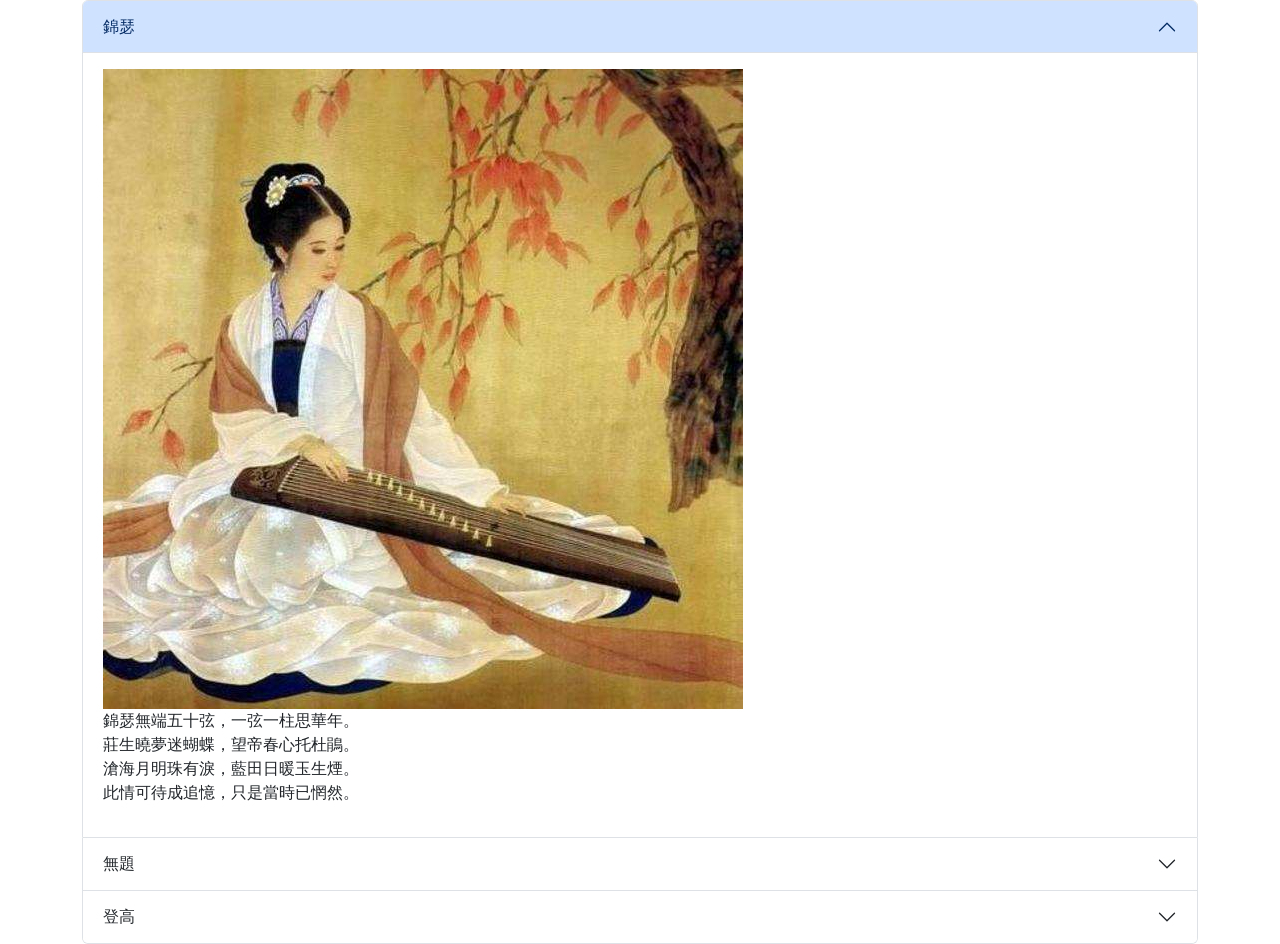
<file: 1203/bonus.html>
<!DOCTYPE html>
<html lang='zh-Hant'>

<head>
    <meta charset="utf-8">
    <meta name='viewport' content='width=device=width, initial-scale=1.0'>
    <title>Bonus</title>
    <link href="https://cdn.jsdelivr.net/npm/bootstrap@5.3.3/dist/css/bootstrap.min.css" rel="stylesheet"
        integrity="sha384-QWTKZyjpPEjISv5WaRU9OFeRpok6YctnYmDr5pNlyT2bRjXh0JMhjY6hW+ALEwIH" crossorigin="anonymous">
    <script src="https://cdn.jsdelivr.net/npm/bootstrap@5.3.3/dist/js/bootstrap.bundle.min.js"
        integrity="sha384-YvpcrYf0tY3lHB60NNkmXc5s9fDVZLESaAA55NDzOxhy9GkcIdslK1eN7N6jIeHz"
        crossorigin="anonymous"></script>

</head>

<body>
   
    <div class="container">
        <div class="accordion" id="myAccordion">
            <div class="accordion-item">
                <h2 class="accordion-header" id="heading1">
                    <button type="button" class="accordion-button" data-bs-toggle="collapse"
                        data-bs-target="#collapse1">錦瑟</button>
                </h2>
                <div id="collapse1" class="accordion-collapse collapse show" data-bs-parent="#myAccordion">
                    <div class="accordion-body">
                        <img src="錦瑟.jpeg"  >
                        <p>錦瑟無端五十弦，一弦一柱思華年。</br>
                            莊生曉夢迷蝴蝶，望帝春心托杜鵑。</br>
                            滄海月明珠有淚，藍田日暖玉生煙。</br>
                            此情可待成追憶，只是當時已惘然。
                            </p>
                        
                    </div>
                </div>
            </div>
           
            <div class="accordion-item">
                <h2 class="accordion-header" id="heading2">
                    <button type="button" class="accordion-button collapsed" data-bs-toggle="collapse"
                        data-bs-target="#collapse2">無題</button>
                </h2>
                <div id="collapse2" class="accordion-collapse collapse" data-bs-parent="#myAccordion">
                    <div class="accordion-body">
                        <img src="無題.jpeg" >
                        <p>相見時難別亦難，東風無力百花殘。</br>
                            春蠶到死絲方盡，蠟炬成灰淚始乾。</br>
                            曉鏡但愁雲鬢改，夜吟應覺月光寒。</br>
                            蓬萊此去無多路，青鳥殷勤為探看。
                            </p>
                    </div>
                </div>
            </div>
           
            <div class="accordion-item">
                <h2 class="accordion-header" id="heading3">
                    <button type="button" class="accordion-button collapsed" data-bs-toggle="collapse"
                        data-bs-target="#collapse3">登高</button>
                </h2>
                <div id="collapse3" class="accordion-collapse collapse" data-bs-parent="#myAccordion">
                    <div class="accordion-body">
                        <img src="登高.jpg"  >
                        <p>風急天高猿嘯哀，渚清沙白鳥飛迴。</br>
                            無邊落木蕭蕭下，不盡長江滾滾來。</br>
                            萬里悲秋常作客，百年多病獨登臺。</br>
                            艱難苦恨繁霜鬢，潦倒新停濁酒杯。
                            </p>
                    </div>
                </div>
            </div>
        </div>
    </div>

</body>


</html>
</file>
<file: 1008/1008_namecard.css>
@charset "utf-8";
/* CSS Document */

*{
	/* border:solid 1px ; */
	position: relative;
}

html,body{
  width:100% ;height:100% ;
  padding:0px; margin:0px;
}

body{
  background-color: #FBF9DF;
  border-top: solid 20px #48876c;
  border-bottom: solid 20px #48876c;
  box-sizing: border-box;
  overflow: hidden;
}

.namecard{
  width:380px; height:230px;
  border: solid 1px rgab(0,0,0,0.5);
  padding:0px;
  margin-left:auto;
  margin-right:auto;
  margin-top:150px;
  
  background-color:#FBEFC6;
  overflow: hidden;
  box-shadow: 5px 5px 5px rgba(0,0,0,0.15);
}

.namecard h2{
  position:absolute;
  font-size:19px;
  font-weight:550;
  color: rgba (0,0,0,0.1);
  letter-spacing:4px;
  padding-left:15px;
  padding-top:20px;
  margin-bottom:0px;
  
}

.namecard h2 span{
  font-size:12px;
  letter-spacing:6px;
  
}

.namecard h6{
  color:white;
/*   border:solid 1px #3c5738; */
  padding-left:130px;
  background:linear-gradient(to right, #48876c, #3c5738);
  top:50px;
}

.company{
  font-size:15px;
  font-weight:500;
  letter-spacing:5px;
  padding-left:150px;
  top:40px;
}

.namecard p {
  position:absolute;
  font-size:12px;
  padding-left:150px;
  top:115px;
}

.mark{
  color:white;
  text-align: center;
  line-height:40px;
  position:absolute;
  top:20px;
  right:20px;
  border:solid 1px #B6DFE5;
  border-radius:5px;
  width:80px; height:40px;
  background:#B6DFE5;
}
.circle{
  width: 60px; height: 50px;
  border-radius: 100%;
  position: absolute;
  background-color:#FBEFC6
}
.circle1{
  width: 60px; height: 50px;
  top:-23px; right:25px;
}
.circle2{
  width: 60px; height: 30px;
  top:25px; right:-30px; 
}
.circle3{
  width: 50px; height: 10px;
  top:58px; right:30px;
}
.circle4{
  width: 60px; height: 30px;
  top:25px; right:85px; 
}
.title{
   font-size:300px;
  font-weight:200;
  position: absolute;
  bottom:100px;
  color: rgba(0,0,0,0.1)
}
</file>
